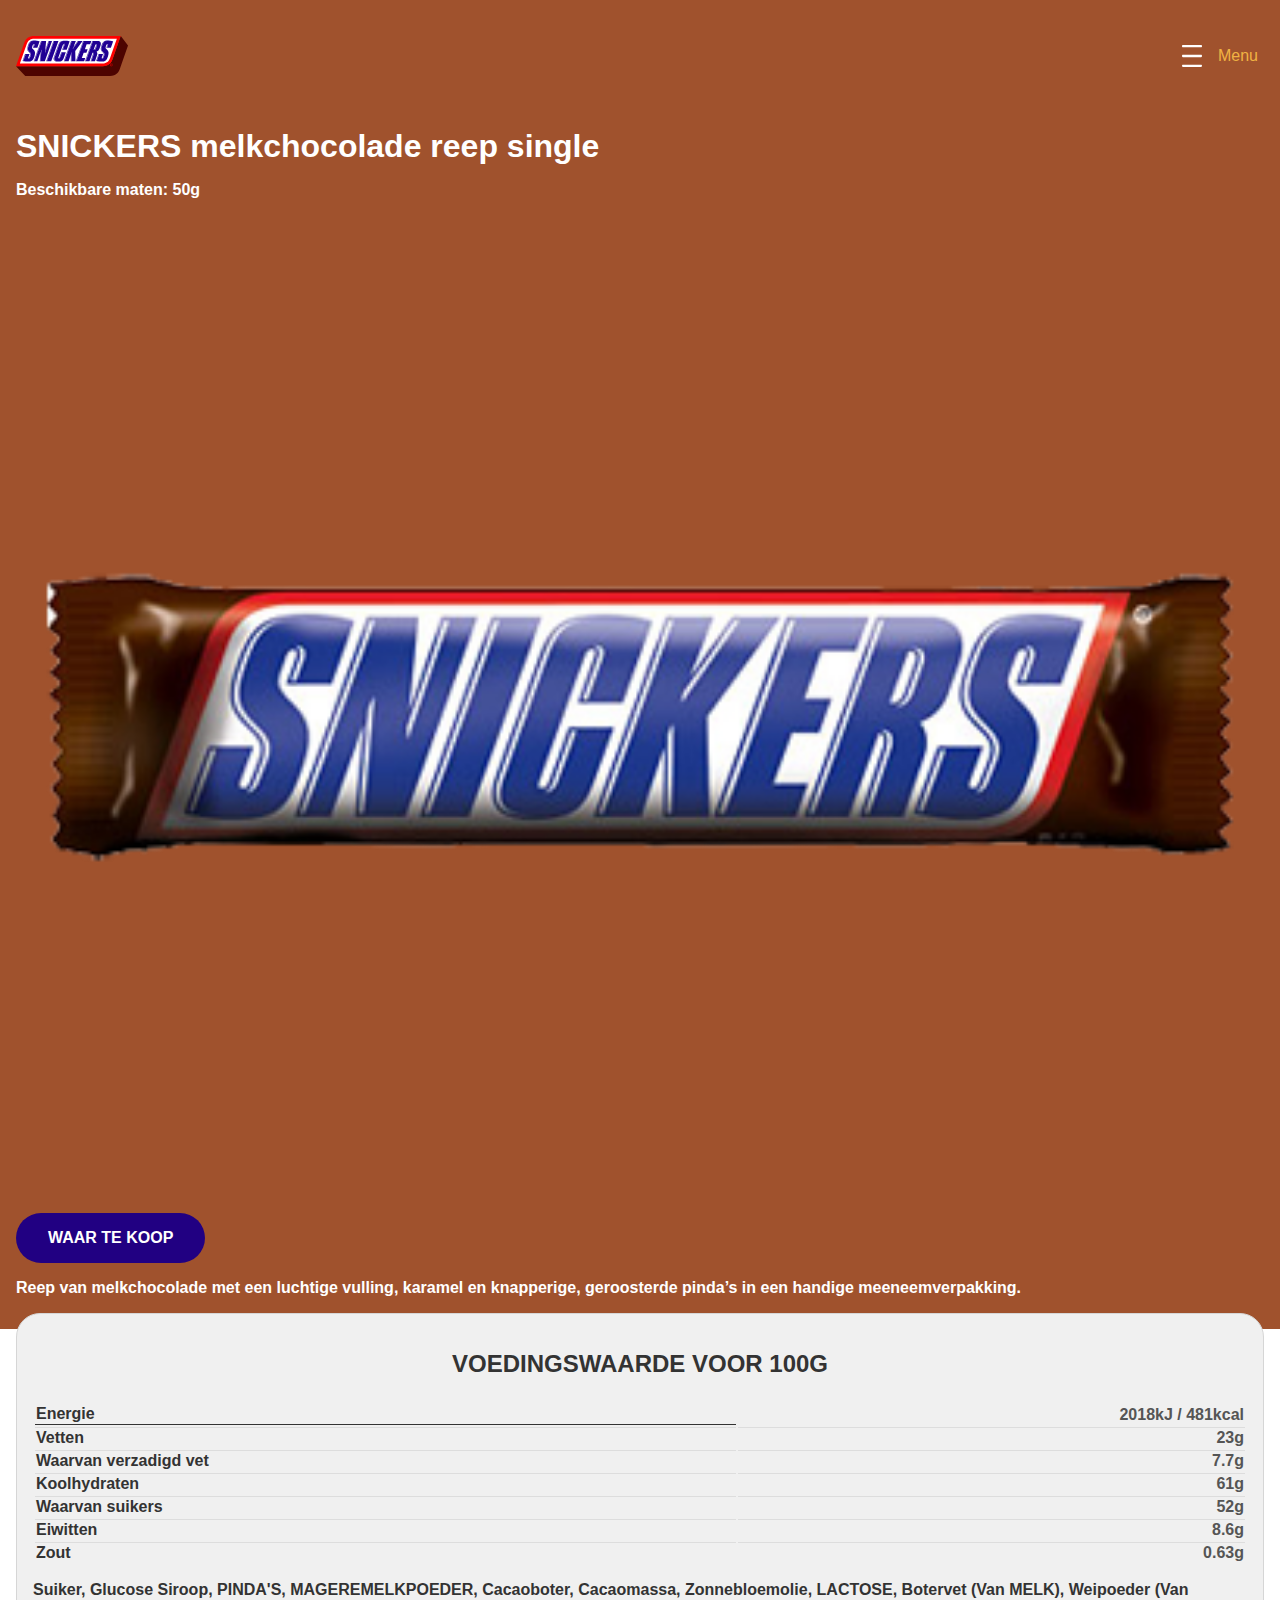
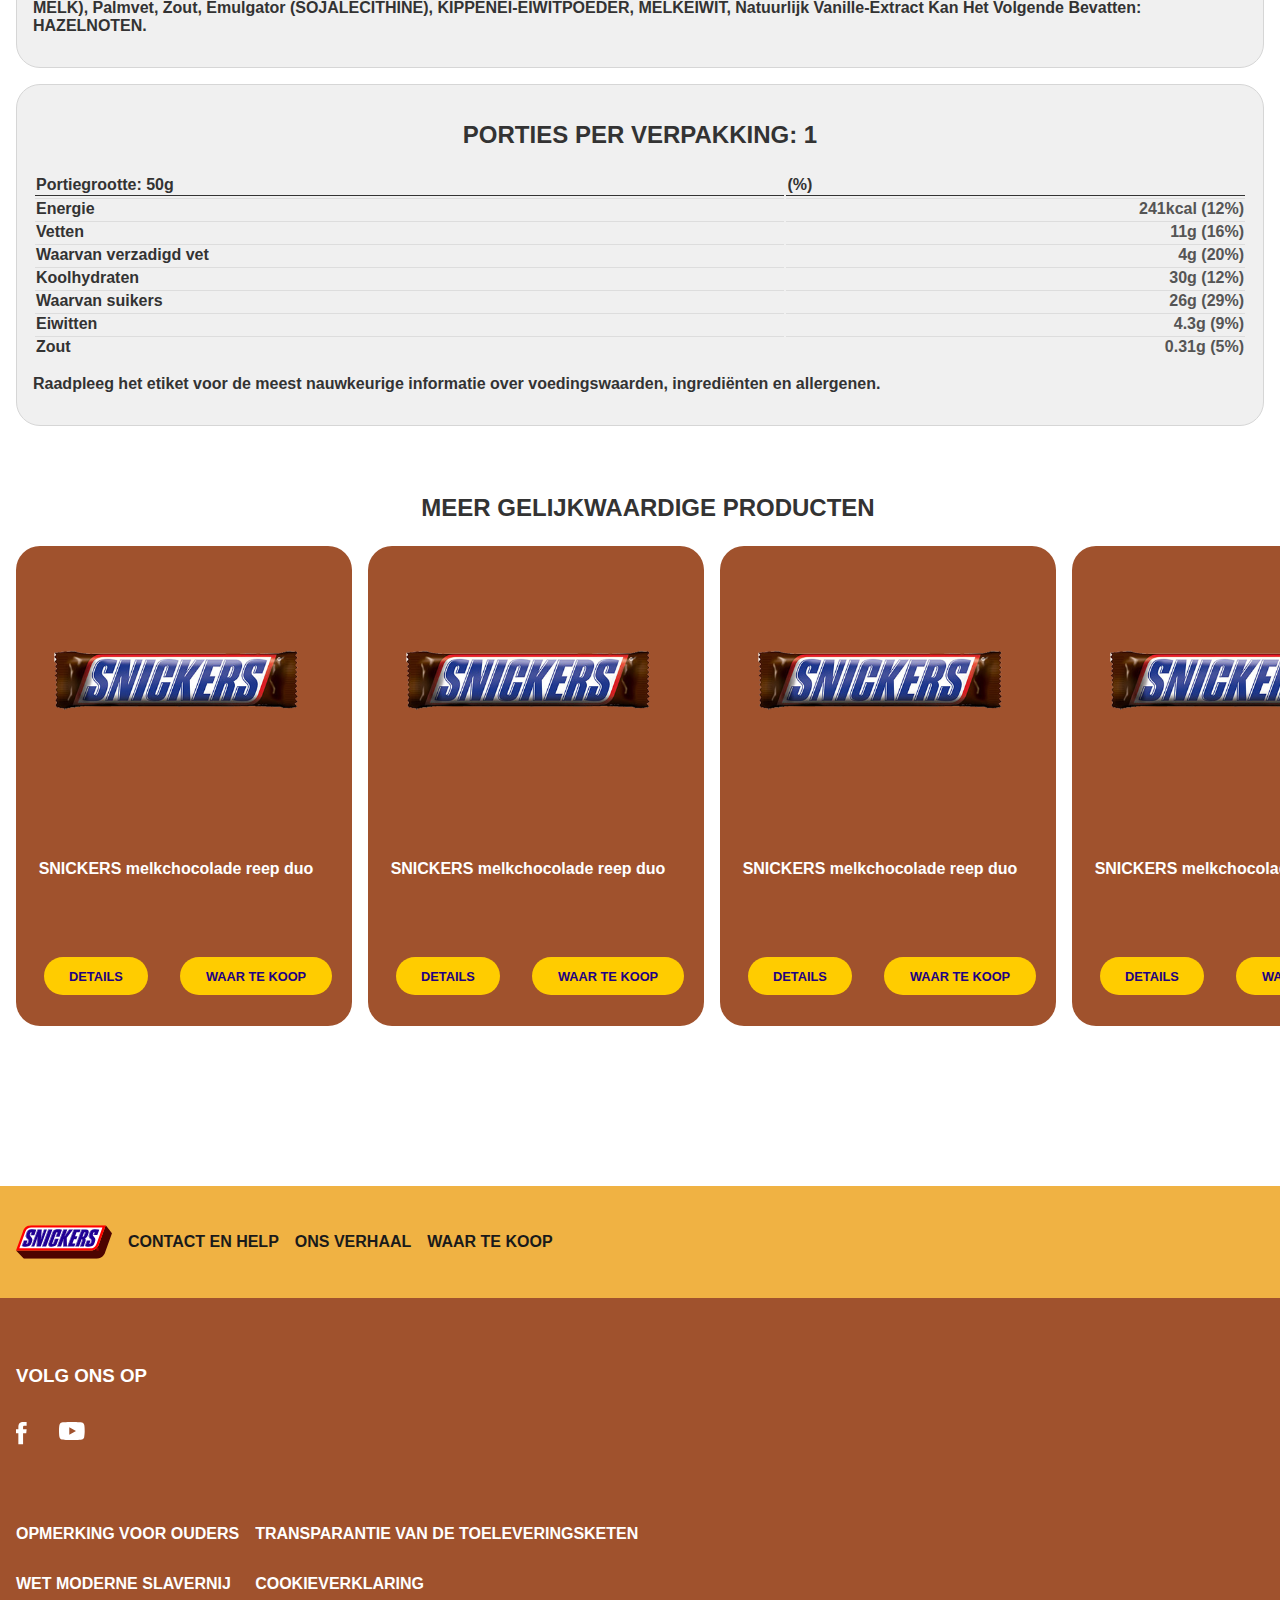
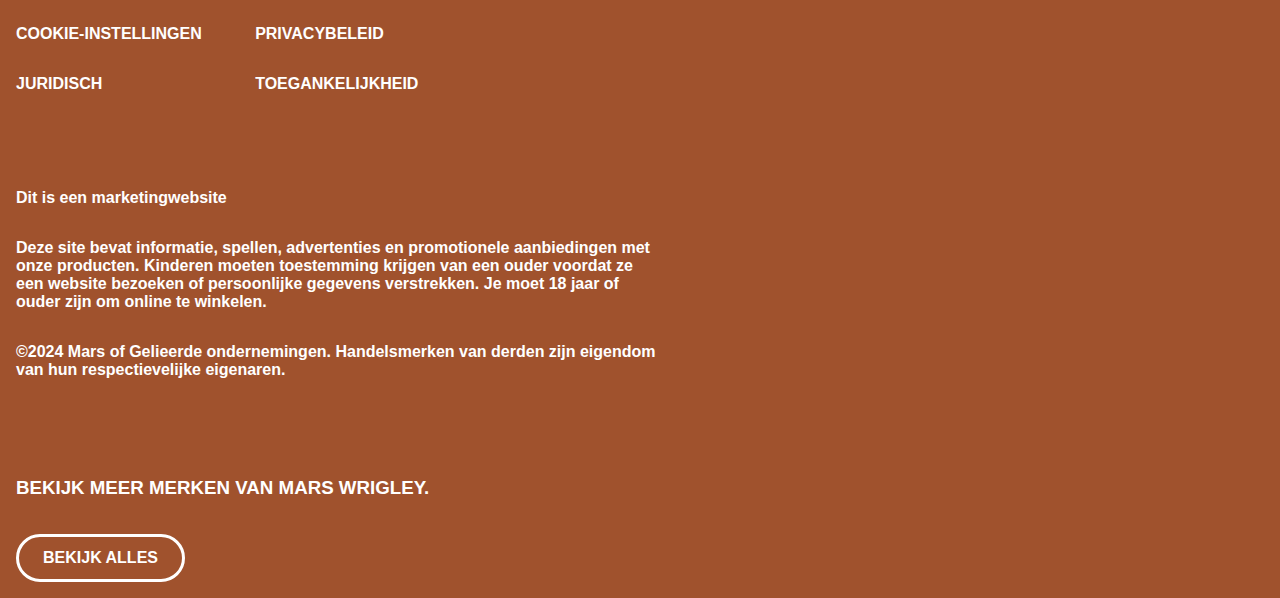
<file: website_snickers_1/product.html>
<!DOCTYPE html>
<html lang="nl">
<head>
  <meta charset="UTF-8">
  <meta name="viewport" content="width=device-width, initial-scale=1.0">
  <meta name="description" content="De officiële website van Snickers Nederland. Ontdek alle heerlijke smaken en producten.">
  <title>Snickers Nederland - Product pagina</title>
  <link rel="stylesheet" href="https://fonts.googleapis.com/css2?family=Montserrat:wght@400;700&display=swap">
  <link rel="algemeen stylesheet" href="styles/algmeneStyles.css">
  <link rel="stylesheet" href="styles/ProductStyles.css">
</head>

<body>
  <header>
    <h1 href="index.html">
      <img src="images/Snickers-logo.svg" alt="Snickers Logo">
    </h1>
  
    <button>
      <img src="images/hamburger icon.svg" alt="Menu openen">
      Menu
    </button>
  
    <nav>
      <button>
        <img src="images/white cancel button.svg" alt="Menu sluiten">
        Sluiten
      </button>
      <ul>
        <li><a href="#">onze producten</a></li>
        <li><a href="#">recepten</a></li>
        <li><a href="#">ons verhaal</a></li>

      </ul>
      <ul>
        <li><a href="#">waar te koop</a></li>
        <li><a href="#">contact & hulp</a></li>
        <li><a href="#"><img src="images/search Button.svg" alt="Zoeken">Zoeken</a></li>
      </ul>
    </nav>
  </header>






<main> 
  <section>
    <h1>SNICKERS melkchocolade reep single</h1>
    <p>Beschikbare maten: 50g</p>
    <p>Reep van melkchocolade met een luchtige vulling, karamel en knapperige, geroosterde pinda’s in een handige meeneemverpakking.</p>
    <img src="images/snickers_PNG13929.png" alt="afbeelding van twee zwevende creamy snickers waarbij inhoud zichtbaar is">
    <a>waar te koop</a>
  </section>


  <section>
    <h2>Voedingswaarde voor 100g</h2>
    <table>
      <tr><th>Energie</th><td>2018kJ / 481kcal</td></tr>
      <tr><th>Vetten</th><td>23g</td></tr>
      <tr><th>Waarvan verzadigd vet</th><td>7.7g</td></tr>
      <tr><th>Koolhydraten</th><td>61g</td></tr>
      <tr><th>Waarvan suikers</th><td>52g</td></tr>
      <tr><th>Eiwitten</th><td>8.6g</td></tr>
      <tr><th>Zout</th><td>0.63g</td></tr>
    </table>
    <p>Suiker, Glucose Siroop, PINDA'S, MAGEREMELKPOEDER, Cacaoboter, Cacaomassa, Zonnebloemolie, LACTOSE, Botervet (Van MELK), Weipoeder (Van MELK), Palmvet, Zout, Emulgator (SOJALECITHINE), KIPPENEI-EIWITPOEDER, MELKEIWIT, Natuurlijk Vanille-Extract Kan Het Volgende Bevatten: HAZELNOTEN.</p>
  </section>


  <section>
    <h2>Porties per verpakking: 1</h2>
    <table>
      <tr><th>Portiegrootte: 50g</th><th>(%)</th></tr>
      <tr><th>Energie</th><td>241kcal (12%)</td></tr>
      <tr><th>Vetten</th><td>11g (16%)</td></tr>
      <tr><th>Waarvan verzadigd vet</th><td>4g (20%)</td></tr>
      <tr><th>Koolhydraten</th><td>30g (12%)</td></tr>
      <tr><th>Waarvan suikers</th><td>26g (29%)</td></tr>
      <tr><th>Eiwitten</th><td>4.3g (9%)</td></tr>
      <tr><th>Zout</th><td>0.31g (5%)</td></tr>
    </table>
    <p>Raadpleeg het etiket voor de meest nauwkeurige informatie over voedingswaarden, ingrediënten en allergenen.</p>
  </section>


  <section>
    <h2>Meer gelijkwaardige producten</h2>
    <section>
    <article>
        <img src="images/snickers_PNG13929.png" alt="SNICKERS melkchocolade reep duo">
        <p>SNICKERS melkchocolade reep duo</p>
        <a>Details</a>
        <a>Waar te koop</a>
    </article>   
    <article>
      <img src="images/snickers_PNG13929.png" alt="SNICKERS melkchocolade reep duo">
      <p>SNICKERS melkchocolade reep duo</p>
      <a>Details</a>
      <a>Waar te koop</a>
    </article> 
    <article>
     <img src="images/snickers_PNG13929.png" alt="SNICKERS melkchocolade reep duo">
     <p>SNICKERS melkchocolade reep duo</p>
     <a>Details</a>
     <a>Waar te koop</a>
    </article> 
    <article>
      <img src="images/snickers_PNG13929.png" alt="SNICKERS melkchocolade reep duo">
      <p>SNICKERS melkchocolade reep duo</p>
      <a>Details</a>
      <a>Waar te koop</a>
     </article> 
    </section>
  </section>
</main>
<footer>
  <section>
     <nav aria-label="footer nav">
         <a href="#" aria-label="logo in de footer">
           <img src="images/Snickers-logo.svg" alt="Snickers Logo">
         </a>
         <a href="#">contact en help</a>
         <a href="#">ons verhaal</a>
         <a href="#">waar te koop</a>
     </nav>
  </section>
  
  <section>
   <h3>Volg ons op</h3>
   <nav>
     <a href="#" aria-label="Facebook"><img src="images/facebook logo.svg" alt="Facebok"></a>
     <a href="#" aria-label="YouTube"><img src="images/yoputube logo.svg" alt="YouTube"></a>
   </nav>
 </section>
 <section>
   <ul>
     <li><a href="#">Opmerking voor ouders</a></li>
     <li><a href="#">Wet moderne slavernij</a></li>
     <li><a href="#">Cookie-instellingen</a></li>
     <li><a href="#">Juridisch</a></li>
   </ul>
   <ul>
     <li><a href="#">Transparantie van de toeleveringsketen</a></li>
     <li><a href="#">Cookieverklaring</a></li>
     <li><a href="#">Privacybeleid</a></li>
     <li><a href="#">Toegankelijkheid</a></li>
   </ul>
 </section>
 <section>
   <p>Dit is een marketingwebsite</p>
   <p>Deze site bevat informatie, spellen, advertenties en promotionele aanbiedingen met onze producten. Kinderen moeten toestemming krijgen van een ouder voordat ze een website bezoeken of persoonlijke gegevens verstrekken. Je moet 18 jaar of ouder zijn om online te winkelen.</p>
   <p>©2024 Mars of Gelieerde ondernemingen. Handelsmerken van derden zijn eigendom van hun respectievelijke eigenaren.</p>
 </section>
 <section>
   <h3>Bekijk meer merken van Mars Wrigley.</h3>
   <a href="#">Bekijk Alles</a>
 </section>
 </footer>
   

 <script src="scripts/script.js"></script>

</body>
</file>
<file: website_snickers_1/styles/algmeneStyles.css>
:root {

  /* Kleuren */
  color-scheme:light dark;
  --primary-color: #A0522D; 
  --secondary-color: #A0522D; 
  --accent-color: #f0b243; 
  --background-color: #ffffff; 
  --background-dark-color: #1a1a1a; 
  --text-color: #333333; 
  --text-color2: #ffffff;
  --text-color-light: #ffffff;
  --link-color: #210082; 
  --link-hover-color: #ffcc00; 
  --button-color: #210082; 
  --button-hover-color: #ffcc00; 

  /* Typografie */
  --heading-font-family: 'BebasNeue Regular', sans-serif; 
  --body-font-family: 'Arial', sans-serif; 

  /* fonts grootte */
  --font-size-large: 2.2em; 
  --font-size-small: 1em; 
}


@media (prefers-color-scheme: dark) {
  :root {
    /* Your dark mode variables */
    color-scheme:light dark;
    --primary-color: #410C00; 
    --secondary-color: #A0522D; 
    --accent-color: #f0b243; 
    --background-color: #ffffff; 
    --background-dark-color: #1a1a1a; 
    --text-color: #333333; 
    --text-color2: #ffffff;
    --text-color-light: #ffffff;
    --link-color: #210082; 
    --link-hover-color: #ffcc00; 
    --button-color: #210082; 
    --button-hover-color: #ffcc00; 
  }
}




/* algemene styling */

html, body {
  margin: 0;
  padding: 0;
  font-family: var(--heading-font-family);
  background-color: var(--background-color);
  color: var(--text-color);
  font-weight: bold;
  box-sizing: border-box;


}


header {
  background-color: var(--primary-color);
  font-family: var(--heading-font-family);
  height:4em;
  display: flex;
  justify-content: space-between;
  align-items: center;
  position: relative;
  z-index: 999;
  height: 5em;
  padding: 1em;
}


section {
  padding: 1em;
}



h1 {
  margin: 0;
}


h2 {
  text-transform: uppercase;
}


h3 {
  text-transform: uppercase;
  color: var(--text-color2);
}


button {
  border: none;
  color: var(--accent-color);
  font-size: 1em;
  display: flex;
  align-items: center;
  background-color: transparent;
}





p{
  color: var(--text-color-light);
}


a {
  text-decoration: none;
  text-transform: uppercase;
  background-color: var(--link-color);
  color:var(--text-color-light);  
  padding: 1em 2em ;
  border-radius: 50em;
  width:fit-content;
  transition: transform 1s ease;
}


a:hover {
  background-color: var(--link-hover-color);
  color:var(--link-color);
} 






  /* screen reader help */
  button:focus {
    outline: 2px solid green;
    border-radius: .5em;
  }









 
 
 







/* logo nav */
h1 a {
    background-color:transparent;
  }
  
  h1 a img {
    max-width: 7.5em; 
    background-color: transparent;
    flex: 0 0 1em;
  }
  
  
  

  
  header button{
    display: flex;
    justify-content: center;
    gap: 1em;
  }

  header button img {
    width: 1.25em; 
    height: auto;
  }


  header a {
    background: transparent;
    padding: 0;
  }
  
  header nav a:hover { 
    color: var(--link-hover-color); 
    background: transparent;
  }
  
  
  header h1 img{
    max-width: 3.5em;
    display: flex;
    align-items: center;
  }


  header > a:first-of-type {
    order: -1; 
  }




nav.toonMenu ul:nth-of-type(2) a{
    font-size: var(--font-size-small);
  }
  
  nav.toonMenu ul:nth-of-type(2) {
    gap: 1em;
  }
  
  
  nav button {
    align-self: flex-end;
    height: 5em;
  }
  
  
  
  nav ul {
    margin: 0;
    padding: 0;
    list-style: none;
    text-align: center; 
  }
  
  nav a {
    display: flex;
    align-items: center;
  }
  
  
  nav a:hover{
    color:var(--background-dark-color);
  }
  
  
  nav ul li a img{
    color: var(--background-color);
    height: 2.2em;
  }






nav {

    display: flex;
    flex-direction: column;
    justify-content: center;
    align-items:flex-start;
    position: fixed;
    left: 0;
    right: 0;
    top: 0;
    bottom: 0;
    background-color: var(--primary-color);
    transform: translateX(100%);
    z-index: 998; 
    }
    
    nav.toonMenu {
      transform: translateX(0%);
      justify-content: flex-start;
      display:flex;
      gap:2em;
      padding-left:1em;
    }
    
    nav.toonMenu a{
      font-size: 2.2em;

    }
    
    nav.toonMenu ul{
      display: flex;
      flex-direction: column;
      gap: 2em;
    }    

















/* Algemene styling voor de footer */
footer {
  background: var(--primary-color);
  color: var(--text-color2);
  display: flex;
  flex-direction: column;
  gap: 2em;
}

/* Secties binnen de footer */
footer > section {
  display: flex;
  flex-direction: column;
  gap: 1em;
  font-size: var(--font-size-small);
}

/* site informatie footer */
footer section:nth-of-type(4) {
  max-width: 40em;
  gap:0;
  font-size: 1em;
}


/* gele logo footer, eerste */
footer section:first-of-type{
  padding: 0;
}


footer section:nth-of-type(3){
  display: flex;
  flex-direction: row;
}

  
footer a{
  background: none;
  padding: 0;

}

footer a:hover{
  background: none;
  color: var(--link-hover-color);
  

}






/* eerste footer */
footer section :nth-of-type(1) nav {
  display: flex;
  justify-content: space-around;
  flex-direction: column;
  flex-grow: 1;
}

footer section:nth-of-type(1) nav {

  flex-direction: row;
  transform: none;
  position: relative;
  background-color: var(--accent-color);
  align-items: center;
}

footer nav section:nth-of-type(1) a {
  display: flex;
  flex-wrap: wrap;
}

footer img {
  max-width: 6em;

}

/* Navigatiesectie (eerste sectie met logo en links) */
footer > section:first-of-type nav {
  display: flex;
  flex-wrap: wrap;
  gap: 1em;
  min-height: 7em;
  row-gap: .1em;
  justify-content: start;
  padding-left: 1em;
}



footer > section:first-of-type nav a {
  color: var(--background-dark-color);
  font-weight: bold;
  text-decoration: none;
}














/* tweeedde foooter */
/* Social media iconen */
footer section:nth-of-type(2) nav {

  gap: 2em;
  
  position: static;
  transform: none;
  background: none;
  flex-direction: row;
  justify-content: flex-start;
}



footer ul {
  list-style: none;
  display: flex;
  flex-direction: column;
  gap: 2em;
  padding: 0;
  font-size: 1em;
}

footer ul a {
  color: #fff;
  text-decoration: none;
  font-weight: bold;

}

/* Knop styling (laatste sectie) */
footer > section:last-of-type a {
  display: inline-block;
  padding: 0.75em 1.5em;
  border: 0.2em solid #fff;
  color: #fff;
  text-decoration: none;
  text-align: center;
}
</file>
<file: website_snickers_1/styles/ProductStyles.css>
/* product sectie */

main section{
  display: flex;
  flex-direction: column;
}


main section:first-of-type{
  background-color: var(--primary-color);
  color: var(--text-color-light);
}

main section p:nth-of-type(2){
  order: 1;
}



/* snicker product animation */
main section > img:nth-of-type(1) {
  animation: moveUpDown ease-in-out infinite;
  animation-duration: 3s;
  align-items: center;
  min-width: 10em;
}

  /* snicker afbeelding animation https://codepen.io/boodaah71/pen/ZEEzrPw?editors=1100*/
  @keyframes moveUpDown {
    0%{
      transform: translateY(0); 
    }
    50% {
      transform: translateY(-1.5em); 
    }
    100%{
      transform:translateY(0);
    }
  }
  














/* Algemene styling voor de sectie */
main section:nth-of-type(2),
main section:nth-of-type(3) {
  background-color: rgb(240, 240, 240); 
  border-radius: 1.5em; 
  border: .05em solid rgb(214, 214, 214);
  margin: 1em;
  position: relative;
  top: -2em;
}

main section:nth-of-type(2) p:nth-of-type(2),
main section:nth-of-type(3) p:nth-of-type(2) {
  order: 2;
}




section h2 {
  font-size: 1.5em;
  font-weight: bold;
  margin-bottom: 1em;
  text-align: center; 
}


table {
  width: 100%;
}

table th,
table td {
  text-align: left; 
  font-size: var(--font-size-small);
}

table th {
  font-weight: bold;
  color: #333; 
}

table td {
  text-align: right; 
  color: #555; 
}


table tr:not(:first-child) th,
table tr:not(:first-child) td {
  border-top: .1em solid #ddd; 
}

/* Eerste rij */
table tr:first-child th {
  border-bottom: .1em solid #333; 
  text-align: left;
}

main section:nth-of-type(2) p,
main section:nth-of-type(3) p {
  color: var(--text-color);
}































/* Styling voor de container / pruductarticle */
article {
  display: grid; 
  grid-template-columns: 1fr 1fr; 
  background-color: var(--primary-color); 
  border-radius: 1.5em; 
  text-align: center;
  justify-items: center; 
  padding: 0 1em 0 0;
}

main section:last-of-type article {
  justify-items: center;
  align-items: center;
  gap: 0;
  height: 30em;
  width: 20em;



}

/* Styling voor de afbeelding / snicker */ /* https://www.w3schools.com/cssref/pr_grid-column.php */
article img {
  grid-column: 1 / -1; 
  max-width: 80%; 
  height: auto; 
}

/* Styling tekst /productnaam */
article p {
  grid-column: 1 / -1; 
  color: var(--text-color2); 
}

  article a:hover {
    background-color: var(--button-hover-color); 
    color: var(--button-color); 
  }


article a{
  height:1em;
  font-size: .8em;
  background-color: var(--button-hover-color);
  color: var(--button-color);
}

article a:hover{
  background-color: var(--primary-color);
  color: var(--button-hover-color);
}





main:last-of-type section section {
  overflow-x: hidden;
  display: flex;
  flex-direction: row;
  overflow-x: auto;
  scroll-snap-type: x mandatory;
  gap: 1em;
  padding: 0;
  overscroll-behavior-x: contain;
  width: 100%;
  background-color: transparent;
  box-sizing: border-box;
  height: 40em;
}


main section:last-of-type section > article {
  flex: 0 0 auto;
  scroll-snap-align: center;

}

main section:last-of-type{
  padding:0 0 0 1em;
}





























/* groter formaat query */
@media (min-width: 85em) {  


  h2{
    font-size: 3em;
  }
  
  
  
  header{
    display: flex;
    height: 10em;
    justify-content: start;

  }



  header h1 img{
    max-width: 7em;
    display: flex;
    align-items: center;
  }


  header > button {
    display: none;
    }
  
    nav {
      position: static;
      transform: none;
      background: none;
      flex-direction: row;
      justify-content: space-between;
      flex-grow: 1 ;
      gap: 2em;

      box-sizing: border-box;     
    }

  
    nav ul {
      display: flex;
      gap: 1em;
    }

    nav ul:nth-of-type(2){
      align-self: start;

    }
  
    nav button {
      display: none;
    }
  
  
    main section:nth-of-type(2) img{
      max-width: 40em;
  
    }
  
  
  
    nav a {
      flex-direction: row;

    }
  
  nav ul:nth-last-of-type(2) li{
  top: 0;
  }




  header nav ul:nth-of-type(1) {
      font-size: 1.5em;
      justify-content: flex-start;
      

  }

  header nav ul:nth-of-type(2) {
    font-size: var(--font-size-small);
    justify-content: flex-end;
    align-items: center;    
  }

  header nav ul:nth-of-type(2) {
    font-size: var(--font-size-small);
    justify-content: flex-end;  
  }










main section:first-child img{
  height: 1em;
}



    section:first-child {
      display: grid; 
      grid-template-columns: 1fr 1fr; 
      gap: 1em; 
      align-items:center; 
    }
  
    main section:first-child img {
      grid-column: 2; 
      grid-row: 1 / 5; /* rij 1 tm 5 */
      justify-self: center; 
      max-width: 100%; 
      height: auto; 
    }
  
    section:first-child h1 {
      grid-column: 1; 
      grid-row: 1; 
      margin: 0;
    }
  
    section:first-child p:nth-of-type(1) {
      grid-column: 1; 
      grid-row: 2; 
      justify-content: left;
      text-align: left;
      margin: 0;
    }
  
    section:first-child p:nth-of-type(2) {
      grid-column: 1; 
      grid-row: 3; 
      justify-content: left;
      text-align: left;
      margin: 0;
      width: 20em;
      color: var(--text-color-light);
    }
  
    section:first-child a {
      grid-column: 1; 
      grid-row: 4; 
      justify-self: start; 
      justify-content: left;
      text-align: left;
      margin: 0;
    }

  











/* eerste tabel */
    main section:nth-of-type(2) {
      display: grid; 
      grid-template-columns: 1fr 1fr; /* Twee gelijke kolommen */
      grid-template-rows: auto auto; /* Twee rijenn */
      gap: 1em; 
    }
    
    /* H2 volledige breedte */
    main section:nth-of-type(2) > h2 {
      grid-column: 1 / -1; 
    }
    
    /* Tabel linker kolom */
    main section:nth-of-type(2) > table {
      grid-column: 1; /* tabel  eerste kolom */
    }
    
    /* P rechter kolom */
    main section:nth-of-type(2) > p {
      grid-column: 2; /* paragraaf tweede kolom */
      text-align: left;
      width: 40em;
    }

    

/* tweedee tabel */
    main section:nth-of-type(3) {
      display: grid; 
      grid-template-columns: 1fr 1fr; 
      grid-template-rows: auto auto; 
      gap: 1em;
    }
    
    main section:nth-of-type(3) > h2 {
      grid-column: 1 / -1; 
    }
    
    main section:nth-of-type(3) > table {
      grid-column: 1; 
    }
       
    main section:nth-of-type(3) > p {
      grid-column: 2; 
      text-align: left;
      width: 40em;
    }

    




/* carousel centreren */


    main:last-of-type section section {
      justify-content: center;
      height: 40em;
      }
      










   footer {
    flex-direction: row;
    flex-wrap: wrap;
    gap: 2em;
  }

  footer > section:first-of-type,
  footer > section:last-of-type {
    flex-basis: 100%;
    align-items: start;
    text-align: center;

    background-color: var(--accent-color);

  }

  footer > section:last-of-type {
    background-color: var(--primary-color);
  }

  footer {
    gap: 3em;
  } 



  
}
</file>
